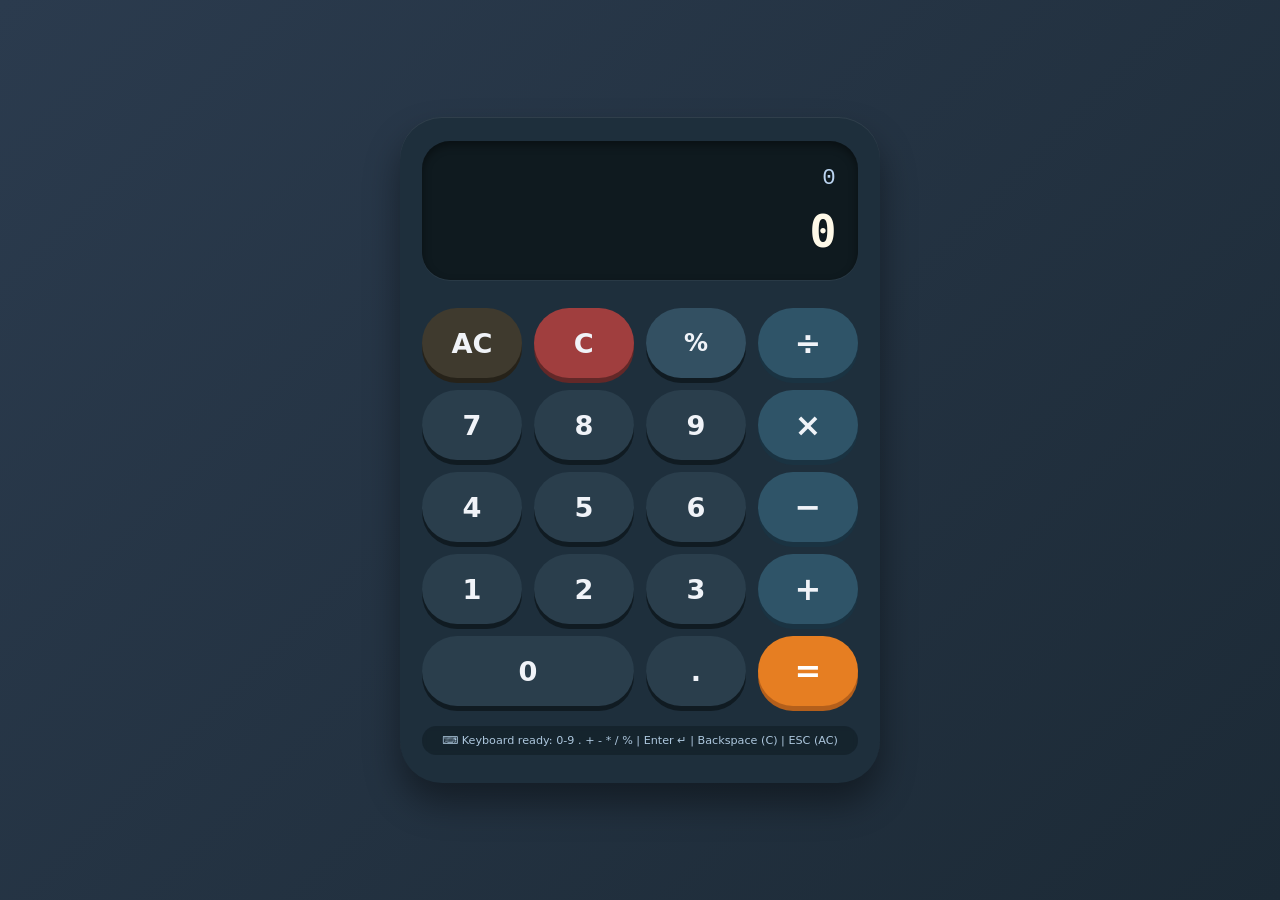
<file: Task 02/index.html>
<!DOCTYPE html>
<html lang="en">
<head>
    <meta charset="UTF-8">
    <meta name="viewport" content="width=device-width, initial-scale=1.0, user-scalable=yes">
    <title>Modern Calculator | Clean Design</title>
    <link rel="stylesheet" href="style.css">
</head>
<body>
    <div class="calc-container">
        <div class="display-area">
            <input type="text" id="expression" readonly value="0" placeholder="0">
            <input type="text" id="result" readonly value="0">
        </div>

        <div class="keypad">
            <button class="key ac-key" data-action="ac">AC</button>
            <button class="key clear-key" data-action="c">C</button>
            <button class="key func-key" data-op="percent">%</button>
            <button class="key op-key" data-op="/">÷</button>

            <button class="key" data-num="7">7</button>
            <button class="key" data-num="8">8</button>
            <button class="key" data-num="9">9</button>
            <button class="key op-key" data-op="*">×</button>

            <button class="key" data-num="4">4</button>
            <button class="key" data-num="5">5</button>
            <button class="key" data-num="6">6</button>
            <button class="key op-key" data-op="-">−</button>

            <button class="key" data-num="1">1</button>
            <button class="key" data-num="2">2</button>
            <button class="key" data-num="3">3</button>
            <button class="key op-key" data-op="+">+</button>

            <button class="key span-two" data-num="0">0</button>
            <button class="key" data-num=".">.</button>
            <button class="key equal-key" data-action="equals">=</button>
        </div>

        <div class="kb-tip">
            ⌨️ Keyboard ready: 0-9 . + - * / % | Enter ↵ | Backspace (C) | ESC (AC)
        </div>
    </div>

    <script src="script.js"></script>
</body>
</html>
</file>
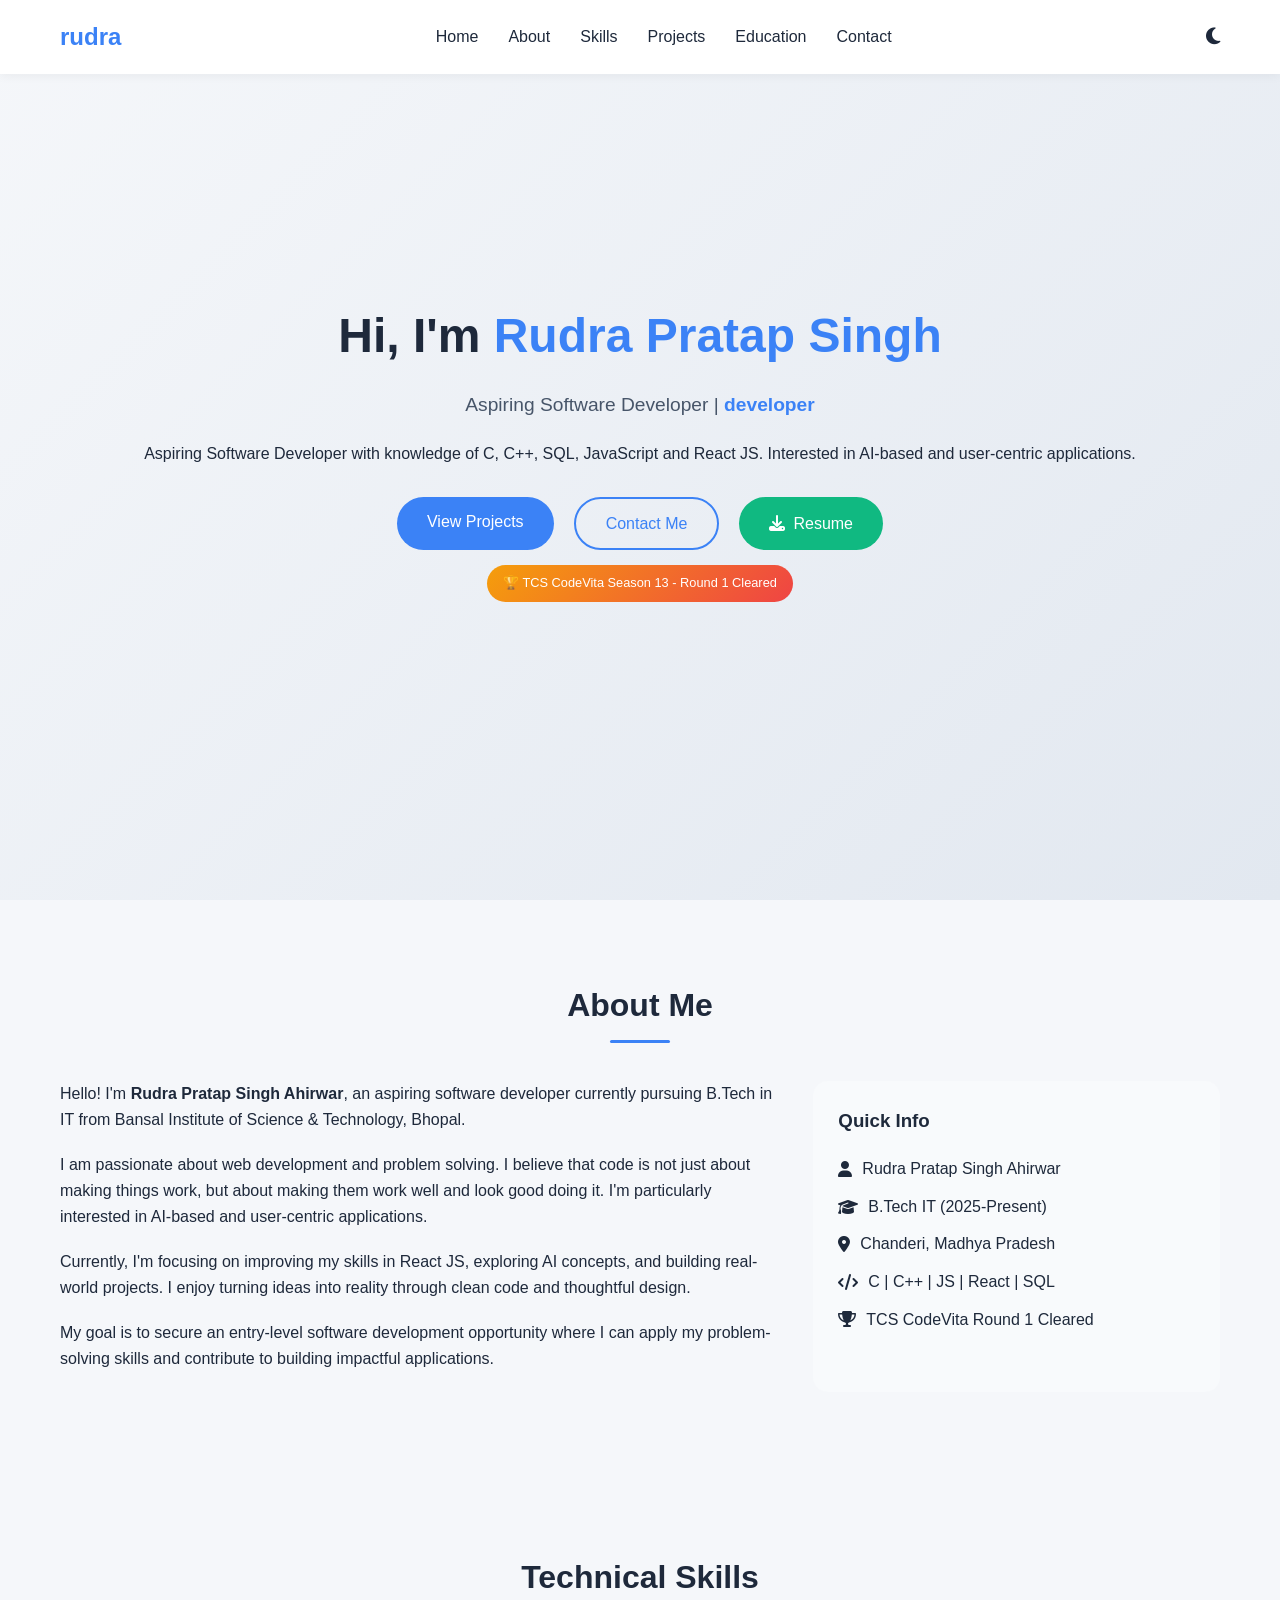
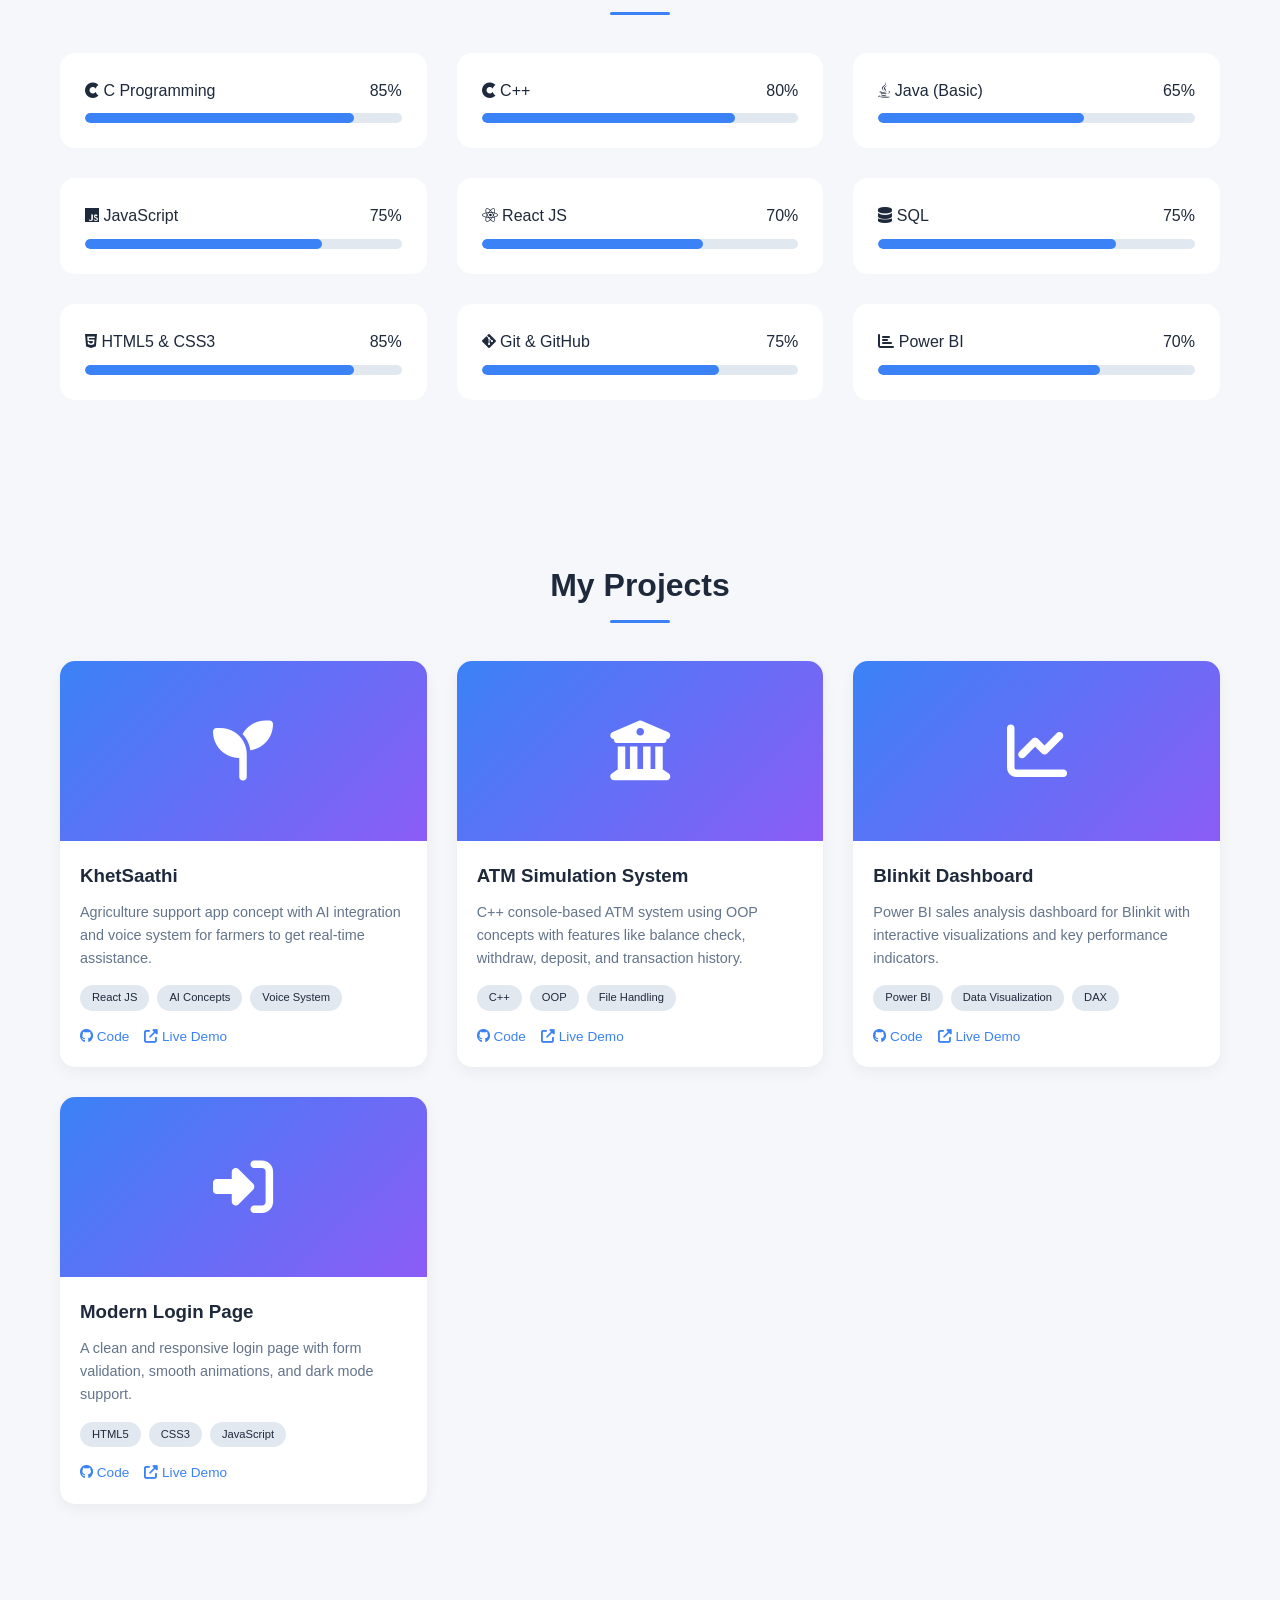
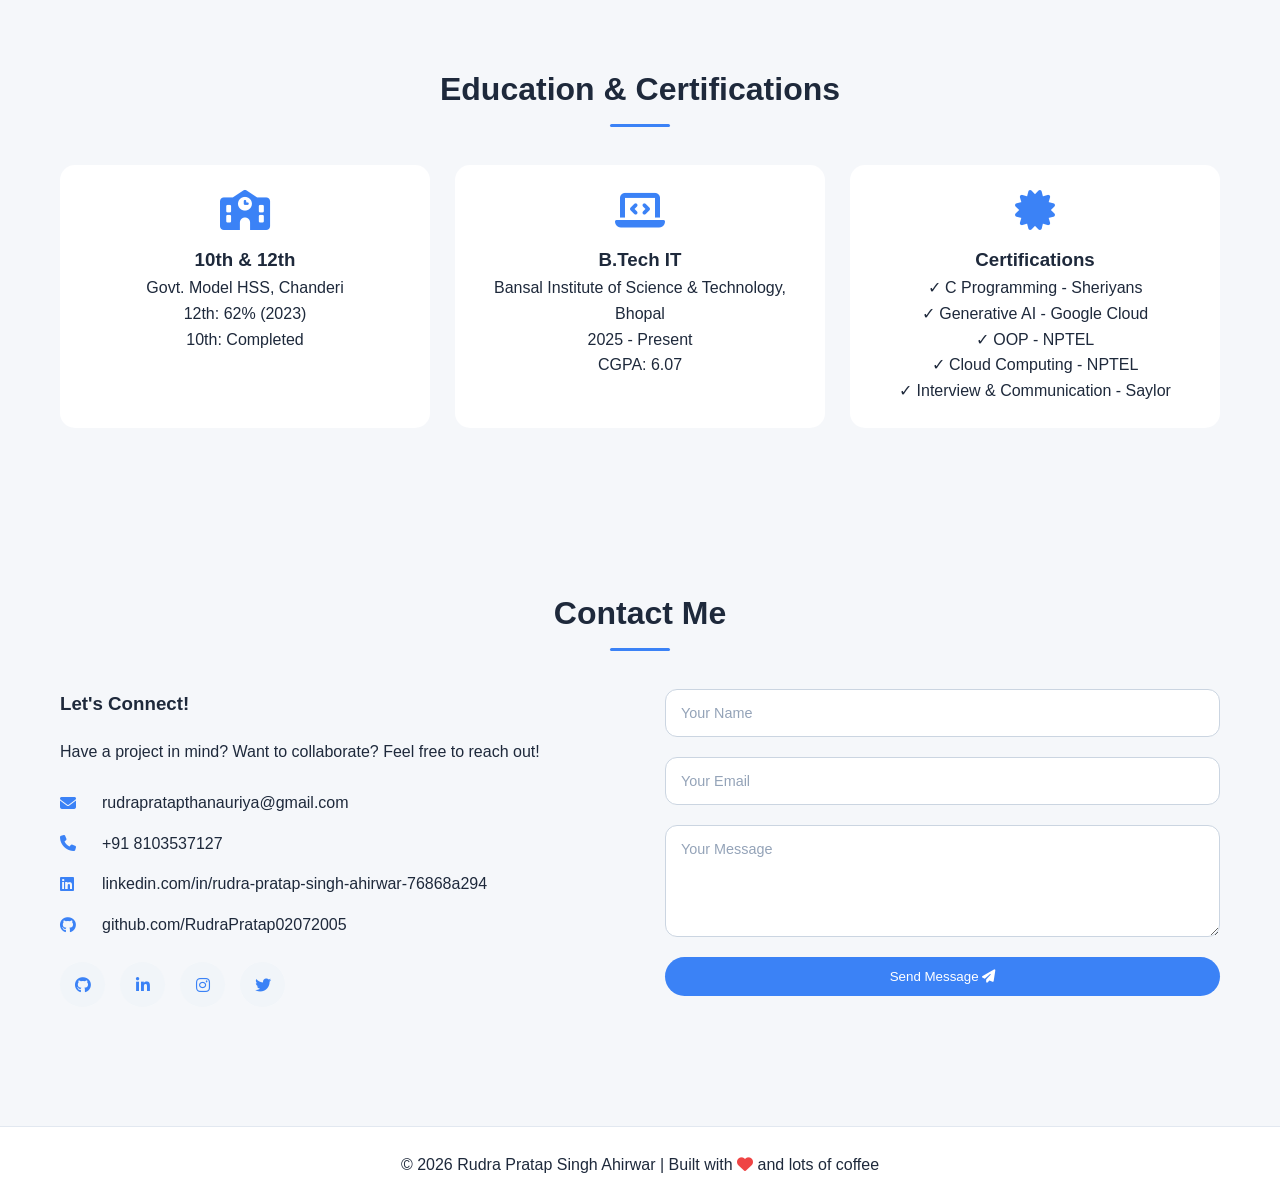
<file: Task 03/index.html>
<!DOCTYPE html>
<html lang="en">
<head>
    <meta charset="UTF-8">
    <meta name="viewport" content="width=device-width, initial-scale=1.0">
    <title>rudra | builds things</title>
    <link rel="stylesheet" href="style.css">
    <link rel="stylesheet" href="https://cdnjs.cloudflare.com/ajax/libs/font-awesome/6.5.1/css/all.min.css">
</head>
<body>
    <nav class="navbar">
        <div class="nav-container">
            <div class="logo">rudra</div>
            <ul class="nav-links">
                <li><a href="#home">Home</a></li>
                <li><a href="#about">About</a></li>
                <li><a href="#skills">Skills</a></li>
                <li><a href="#projects">Projects</a></li>
                <li><a href="#education">Education</a></li>
                <li><a href="#contact">Contact</a></li>
            </ul>
            <button class="dark-toggle" id="darkModeToggle">
                <i class="fas fa-moon"></i>
            </button>
            <div class="menu-toggle">
                <i class="fas fa-bars"></i>
            </div>
        </div>
    </nav>

    <section id="home" class="hero">
        <div class="hero-content">
            <h1>Hi, I'm <span>Rudra Pratap Singh</span></h1>
            <p class="tagline">Aspiring Software Developer | <span class="typed-text"></span></p>
            <p>Aspiring Software Developer with knowledge of C, C++, SQL, JavaScript and React JS. Interested in AI-based and user-centric applications.</p>
            <div class="hero-buttons">
                <a href="#projects" class="btn btn-primary">View Projects</a>
                <a href="#contact" class="btn btn-secondary">Contact Me</a>
                <a href="https://drive.google.com/file/d/10jM2u5rMP2F1ykMhx0y1Lu6_u1gaH9Vu/view?usp=sharing" target="_blank" class="btn btn-resume">
                    <i class="fas fa-download"></i> Resume
                </a>
            </div>
            <div class="achievement-badge">
                🏆 TCS CodeVita Season 13 - Round 1 Cleared
            </div>
        </div>
    </section>

    <section id="about">
        <div class="container">
            <h2 class="section-title">About Me</h2>
            <div class="about-content">
                <div class="about-text">
                    <p>Hello! I'm <strong>Rudra Pratap Singh Ahirwar</strong>, an aspiring software developer currently pursuing B.Tech in IT from Bansal Institute of Science & Technology, Bhopal.</p>
                    <p>I am passionate about web development and problem solving. I believe that code is not just about making things work, but about making them work well and look good doing it. I'm particularly interested in AI-based and user-centric applications.</p>
                    <p>Currently, I'm focusing on improving my skills in React JS, exploring AI concepts, and building real-world projects. I enjoy turning ideas into reality through clean code and thoughtful design.</p>
                    <p>My goal is to secure an entry-level software development opportunity where I can apply my problem-solving skills and contribute to building impactful applications.</p>
                </div>
                <div class="about-details">
                    <h3>Quick Info</h3>
                    <div><i class="fas fa-user"></i> Rudra Pratap Singh Ahirwar</div>
                    <div><i class="fas fa-graduation-cap"></i> B.Tech IT (2025-Present)</div>
                    <div><i class="fas fa-map-marker-alt"></i> Chanderi, Madhya Pradesh</div>
                    <div><i class="fas fa-code"></i> C | C++ | JS | React | SQL</div>
                    <div><i class="fas fa-trophy"></i> TCS CodeVita Round 1 Cleared</div>
                </div>
            </div>
        </div>
    </section>

    <section id="skills">
        <div class="container">
            <h2 class="section-title">Technical Skills</h2>
            <div class="skills-grid">
                <div class="skill-item">
                    <div class="skill-header">
                        <span><i class="fab fa-cuttlefish"></i> C Programming</span>
                        <span>85%</span>
                    </div>
                    <div class="skill-bar">
                        <div class="skill-percent" style="width: 85%"></div>
                    </div>
                </div>
                <div class="skill-item">
                    <div class="skill-header">
                        <span><i class="fab fa-cuttlefish"></i> C++</span>
                        <span>80%</span>
                    </div>
                    <div class="skill-bar">
                        <div class="skill-percent" style="width: 80%"></div>
                    </div>
                </div>
                <div class="skill-item">
                    <div class="skill-header">
                        <span><i class="fab fa-java"></i> Java (Basic)</span>
                        <span>65%</span>
                    </div>
                    <div class="skill-bar">
                        <div class="skill-percent" style="width: 65%"></div>
                    </div>
                </div>
                <div class="skill-item">
                    <div class="skill-header">
                        <span><i class="fab fa-js"></i> JavaScript</span>
                        <span>75%</span>
                    </div>
                    <div class="skill-bar">
                        <div class="skill-percent" style="width: 75%"></div>
                    </div>
                </div>
                <div class="skill-item">
                    <div class="skill-header">
                        <span><i class="fab fa-react"></i> React JS</span>
                        <span>70%</span>
                    </div>
                    <div class="skill-bar">
                        <div class="skill-percent" style="width: 70%"></div>
                    </div>
                </div>
                <div class="skill-item">
                    <div class="skill-header">
                        <span><i class="fas fa-database"></i> SQL</span>
                        <span>75%</span>
                    </div>
                    <div class="skill-bar">
                        <div class="skill-percent" style="width: 75%"></div>
                    </div>
                </div>
                <div class="skill-item">
                    <div class="skill-header">
                        <span><i class="fab fa-html5"></i> HTML5 & CSS3</span>
                        <span>85%</span>
                    </div>
                    <div class="skill-bar">
                        <div class="skill-percent" style="width: 85%"></div>
                    </div>
                </div>
                <div class="skill-item">
                    <div class="skill-header">
                        <span><i class="fab fa-git-alt"></i> Git & GitHub</span>
                        <span>75%</span>
                    </div>
                    <div class="skill-bar">
                        <div class="skill-percent" style="width: 75%"></div>
                    </div>
                </div>
                <div class="skill-item">
                    <div class="skill-header">
                        <span><i class="fas fa-chart-bar"></i> Power BI</span>
                        <span>70%</span>
                    </div>
                    <div class="skill-bar">
                        <div class="skill-percent" style="width: 70%"></div>
                    </div>
                </div>
            </div>
        </div>
    </section>

    <section id="projects">
        <div class="container">
            <h2 class="section-title">My Projects</h2>
            <div class="projects-grid">
                <div class="project-card">
                    <div class="project-img">
                        <i class="fas fa-seedling"></i>
                    </div>
                    <div class="project-info">
                        <h3>KhetSaathi</h3>
                        <p>Agriculture support app concept with AI integration and voice system for farmers to get real-time assistance.</p>
                        <div class="project-tech">
                            <span>React JS</span>
                            <span>AI Concepts</span>
                            <span>Voice System</span>
                        </div>
                        <div class="project-links">
                            <a href="#"><i class="fab fa-github"></i> Code</a>
                            <a href="#"><i class="fas fa-external-link-alt"></i> Live Demo</a>
                        </div>
                    </div>
                </div>
                <div class="project-card">
                    <div class="project-img">
                        <i class="fas fa-university"></i>
                    </div>
                    <div class="project-info">
                        <h3>ATM Simulation System</h3>
                        <p>C++ console-based ATM system using OOP concepts with features like balance check, withdraw, deposit, and transaction history.</p>
                        <div class="project-tech">
                            <span>C++</span>
                            <span>OOP</span>
                            <span>File Handling</span>
                        </div>
                        <div class="project-links">
                            <a href="#"><i class="fab fa-github"></i> Code</a>
                            <a href="#"><i class="fas fa-external-link-alt"></i> Live Demo</a>
                        </div>
                    </div>
                </div>
                <div class="project-card">
                    <div class="project-img">
                        <i class="fas fa-chart-line"></i>
                    </div>
                    <div class="project-info">
                        <h3>Blinkit Dashboard</h3>
                        <p>Power BI sales analysis dashboard for Blinkit with interactive visualizations and key performance indicators.</p>
                        <div class="project-tech">
                            <span>Power BI</span>
                            <span>Data Visualization</span>
                            <span>DAX</span>
                        </div>
                        <div class="project-links">
                            <a href="#"><i class="fab fa-github"></i> Code</a>
                            <a href="#"><i class="fas fa-external-link-alt"></i> Live Demo</a>
                        </div>
                    </div>
                </div>
                <div class="project-card">
                    <div class="project-img">
                        <i class="fas fa-sign-in-alt"></i>
                    </div>
                    <div class="project-info">
                        <h3>Modern Login Page</h3>
                        <p>A clean and responsive login page with form validation, smooth animations, and dark mode support.</p>
                        <div class="project-tech">
                            <span>HTML5</span>
                            <span>CSS3</span>
                            <span>JavaScript</span>
                        </div>
                        <div class="project-links">
                            <a href="#"><i class="fab fa-github"></i> Code</a>
                            <a href="#"><i class="fas fa-external-link-alt"></i> Live Demo</a>
                        </div>
                    </div>
                </div>
            </div>
        </div>
    </section>

    <section id="education">
        <div class="container">
            <h2 class="section-title">Education & Certifications</h2>
            <div class="education-grid">
                <div class="edu-card">
                    <i class="fas fa-school"></i>
                    <h3>10th & 12th</h3>
                    <p>Govt. Model HSS, Chanderi</p>
                    <p>12th: 62% (2023)</p>
                    <p>10th: Completed</p>
                </div>
                <div class="edu-card">
                    <i class="fas fa-laptop-code"></i>
                    <h3>B.Tech IT</h3>
                    <p>Bansal Institute of Science & Technology, Bhopal</p>
                    <p>2025 - Present</p>
                    <p>CGPA: 6.07</p>
                </div>
                <div class="edu-card">
                    <i class="fas fa-certificate"></i>
                    <h3>Certifications</h3>
                    <p>✓ C Programming - Sheriyans</p>
                    <p>✓ Generative AI - Google Cloud</p>
                    <p>✓ OOP - NPTEL</p>
                    <p>✓ Cloud Computing - NPTEL</p>
                    <p>✓ Interview & Communication - Saylor</p>
                </div>
            </div>
        </div>
    </section>

    <section id="contact">
        <div class="container">
            <h2 class="section-title">Contact Me</h2>
            <div class="contact-content">
                <div class="contact-info">
                    <h3>Let's Connect!</h3>
                    <p>Have a project in mind? Want to collaborate? Feel free to reach out!</p>
                    <div class="contact-details">
                        <div><i class="fas fa-envelope"></i> rudrapratapthanauriya@gmail.com</div>
                        <div><i class="fas fa-phone"></i> +91 8103537127</div>
                        <div><i class="fab fa-linkedin"></i> linkedin.com/in/rudra-pratap-singh-ahirwar-76868a294</div>
                        <div><i class="fab fa-github"></i> github.com/RudraPratap02072005</div>
                    </div>
                    <div class="social-links">
                        <a href="https://github.com/RudraPratap02072005" target="_blank"><i class="fab fa-github"></i></a>
                        <a href="https://linkedin.com/in/rudra-pratap-singh-ahirwar-76868a294" target="_blank"><i class="fab fa-linkedin-in"></i></a>
                        <a href="#"><i class="fab fa-instagram"></i></a>
                        <a href="#"><i class="fab fa-twitter"></i></a>
                    </div>
                </div>
                <form class="contact-form" id="contactForm">
                    <input type="text" name="name" id="name" placeholder="Your Name" required>
                    <input type="email" name="email" id="email" placeholder="Your Email" required>
                    <textarea name="message" id="message" rows="5" placeholder="Your Message" required></textarea>
                    <button type="submit" class="btn btn-primary">Send Message <i class="fas fa-paper-plane"></i></button>
                    <div id="formStatus" class="form-status"></div>
                </form>
            </div>
        </div>
    </section>

    <footer class="footer">
        <div class="container">
            <p>© 2024 Rudra Pratap Singh Ahirwar | Built with <i class="fas fa-heart" style="color: #ef4444;"></i> and lots of coffee</p>
        </div>
    </footer>

    <div class="scroll-top" id="scrollTop">
        <a href="#home"><i class="fas fa-chevron-up"></i></a>
    </div>

    <script src="script.js"></script>
</body>
</html>
</file>
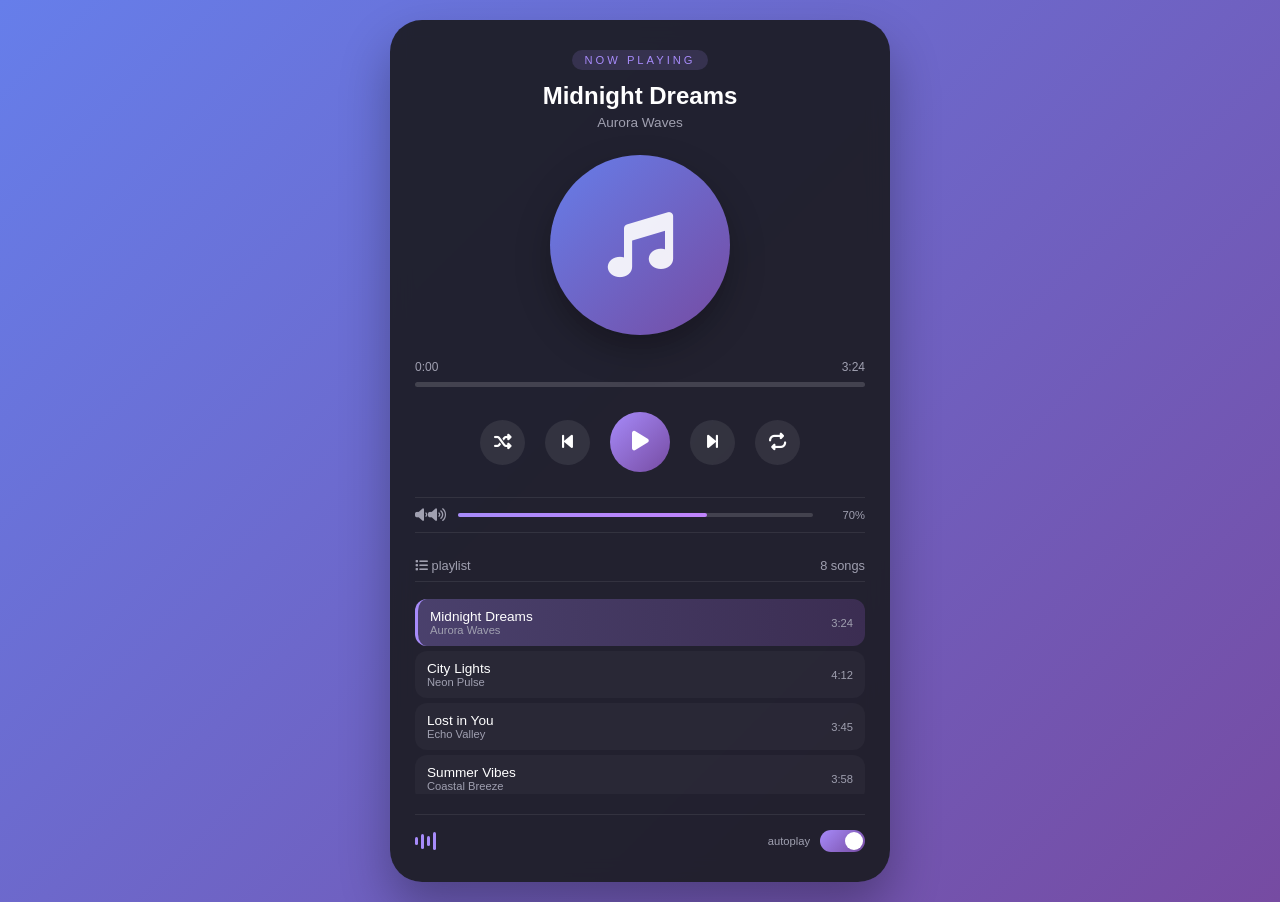
<file: Task 04/index.html>
<!DOCTYPE html>
<html lang="en">
<head>
    <meta charset="UTF-8">
    <meta name="viewport" content="width=device-width, initial-scale=1.0">
    <title>vibe player | music that hits different</title>
    <link rel="stylesheet" href="style.css">
    <link rel="stylesheet" href="https://cdnjs.cloudflare.com/ajax/libs/font-awesome/6.5.1/css/all.min.css">
</head>
<body>
    <div class="player-container">
        <div class="player-card">
            <div class="now-playing">
                <span class="playing-label">now playing</span>
                <div class="song-info">
                    <h2 id="songTitle">Midnight Dreams</h2>
                    <p id="artistName">Aurora Waves</p>
                </div>
            </div>

            <div class="album-art">
                <div class="album-circle" id="albumCircle">
                    <i class="fas fa-music"></i>
                </div>
            </div>

            <div class="progress-section">
                <div class="time-info">
                    <span id="currentTime">0:00</span>
                    <span id="duration">0:00</span>
                </div>
                <div class="progress-bar-container">
                    <div class="progress-bar" id="progressBar">
                        <div class="progress-fill" id="progressFill"></div>
                    </div>
                </div>
            </div>

            <div class="controls">
                <button class="ctrl-btn" id="shuffleBtn">
                    <i class="fas fa-random"></i>
                </button>
                <button class="ctrl-btn" id="prevBtn">
                    <i class="fas fa-backward-step"></i>
                </button>
                <button class="ctrl-btn play-pause" id="playPauseBtn">
                    <i class="fas fa-play"></i>
                </button>
                <button class="ctrl-btn" id="nextBtn">
                    <i class="fas fa-forward-step"></i>
                </button>
                <button class="ctrl-btn" id="repeatBtn">
                    <i class="fas fa-repeat"></i>
                </button>
            </div>

            <div class="volume-section">
                <i class="fas fa-volume-down" id="volumeIcon"></i>
                <div class="volume-slider">
                    <div class="volume-bar" id="volumeBar">
                        <div class="volume-fill" id="volumeFill"></div>
                    </div>
                </div>
                <span id="volumePercent">70%</span>
            </div>

            <div class="playlist-section">
                <div class="playlist-header">
                    <span><i class="fas fa-list"></i> playlist</span>
                    <span id="playlistCount"></span>
                </div>
                <ul class="playlist" id="playlist">
                </ul>
            </div>

            <div class="player-footer">
                <div class="equalizer" id="equalizer">
                    <span></span><span></span><span></span><span></span>
                </div>
                <div class="autoplay-toggle">
                    <span>autoplay</span>
                    <label class="switch">
                        <input type="checkbox" id="autoplayToggle" checked>
                        <span class="slider round"></span>
                    </label>
                </div>
            </div>
        </div>
    </div>

    <audio id="audioPlayer" src=""></audio>

    <script src="script.js"></script>
</body>
</html>
</file>
<file: Task 02/style.css>
* {
    margin: 0;
    padding: 0;
    box-sizing: border-box;
}

body {
    background: linear-gradient(135deg, #2b3b4e 0%, #1c2a36 100%);
    min-height: 100vh;
    display: flex;
    justify-content: center;
    align-items: center;
    font-family: 'Inter', 'Segoe UI', system-ui, -apple-system, 'Roboto', sans-serif;
    padding: 20px;
}

.calc-container {
    background: #1e2f3c;
    border-radius: 42px;
    box-shadow: 0 20px 35px rgba(0, 0, 0, 0.4), inset 0 1px 0 rgba(255, 255, 255, 0.08);
    padding: 24px 22px 28px 22px;
    width: 100%;
    max-width: 480px;
    transition: all 0.2s;
}

.display-area {
    background: #0f1a1f;
    border-radius: 28px;
    padding: 18px 22px;
    margin-bottom: 28px;
    box-shadow: inset 0 4px 8px rgba(0, 0, 0, 0.4), 0 1px 0 rgba(255, 255, 255, 0.05);
}

#expression {
    width: 100%;
    background: transparent;
    border: none;
    font-size: 1.4rem;
    font-weight: 500;
    font-family: 'Courier New', 'Fira Code', monospace;
    color: #bbd4f0;
    text-align: right;
    padding: 6px 0;
    outline: none;
    letter-spacing: 0.3px;
    word-break: break-all;
    white-space: normal;
}

#result {
    width: 100%;
    background: transparent;
    border: none;
    font-size: 2.8rem;
    font-weight: 700;
    font-family: 'Inter', 'Segoe UI', monospace;
    color: #fef9e8;
    text-align: right;
    padding: 8px 0 4px 0;
    outline: none;
    letter-spacing: -0.5px;
    text-shadow: 0 1px 1px rgba(0, 0, 0, 0.2);
    overflow-x: auto;
    white-space: nowrap;
}

.keypad {
    display: grid;
    grid-template-columns: repeat(4, 1fr);
    gap: 12px;
}

.key {
    background: #2a3e4c;
    border: none;
    font-size: 1.7rem;
    font-weight: 600;
    padding: 16px 0;
    border-radius: 60px;
    color: #f0f3f8;
    cursor: pointer;
    transition: all 0.08s linear;
    box-shadow: 0 5px 0 #101b22;
    font-family: inherit;
    display: flex;
    align-items: center;
    justify-content: center;
}

.key:active {
    transform: translateY(2px);
    box-shadow: 0 2px 0 #101b22;
}

.op-key {
    background: #2f5468;
    font-size: 2rem;
    box-shadow: 0 5px 0 #1a3342;
}

.equal-key {
    background: #e67e22;
    color: white;
    box-shadow: 0 5px 0 #b45f1b;
    font-size: 2rem;
}

.clear-key {
    background: #a03e3e;
    box-shadow: 0 5px 0 #632828;
    letter-spacing: 0.5px;
}

.ac-key {
    background: #3f3a2e;
    box-shadow: 0 5px 0 #262219;
}

.span-two {
    grid-column: span 2;
}

.func-key {
    background: #335062;
    font-size: 1.5rem;
}

@media (hover: hover) {
    .key:hover {
        filter: brightness(1.07);
        transform: translateY(-1px);
        box-shadow: 0 6px 0 #101b22;
    }
    .key:active {
        transform: translateY(3px);
        box-shadow: 0 1px 0 #101b22;
    }
}

.error-flash {
    animation: gentleShake 0.25s ease-in-out;
}

@keyframes gentleShake {
    0% { transform: translateX(0px); }
    30% { transform: translateX(-4px); }
    70% { transform: translateX(4px); }
    100% { transform: translateX(0); }
}

.kb-tip {
    text-align: center;
    margin-top: 20px;
    font-size: 0.7rem;
    background: #14222bc9;
    padding: 8px 12px;
    border-radius: 50px;
    color: #adc7dd;
    backdrop-filter: blur(2px);
    font-weight: 500;
}

@media (max-width: 480px) {
    .calc-container {
        padding: 18px 16px 22px;
    }
    .key {
        font-size: 1.4rem;
        padding: 12px 0;
    }
    .op-key {
        font-size: 1.7rem;
    }
    #result {
        font-size: 2.2rem;
    }
    #expression {
        font-size: 1.1rem;
    }
    .keypad {
        gap: 10px;
    }
}
</file>
<file: Task 03/style.css>
* {
    margin: 0;
    padding: 0;
    box-sizing: border-box;
}

body {
    font-family: 'Segoe UI', Tahoma, Geneva, Verdana, sans-serif;
    background: #f5f7fa;
    color: #1e293b;
    line-height: 1.6;
    transition: background 0.3s, color 0.3s;
}

body.dark-mode {
    background: #0f172a;
    color: #e2e8f0;
}

body.dark-mode .navbar {
    background: #1e293b;
}

body.dark-mode .skill-progress {
    background: #334155;
}

body.dark-mode .skill-percent {
    background: #3b82f6;
}

body.dark-mode .project-card {
    background: #1e293b;
}

body.dark-mode .contact-form input,
body.dark-mode .contact-form textarea {
    background: #ffffff;
    border-color: #cbd5e1;
    color: #1e293b;
}

body.dark-mode .footer {
    background: #0f172a;
}

body.dark-mode .about-details {
    background: #334155;
}

body.dark-mode .skill-item {
    background: #1e293b;
}

body.dark-mode .edu-card {
    background: #1e293b;
}

body.dark-mode .social-links a {
    background: #334155;
}

html {
    scroll-behavior: smooth;
}

.container {
    max-width: 1200px;
    margin: 0 auto;
    padding: 0 20px;
}

section {
    padding: 80px 0;
}

.section-title {
    text-align: center;
    font-size: 2rem;
    margin-bottom: 50px;
    position: relative;
}

.section-title::after {
    content: '';
    width: 60px;
    height: 3px;
    background: #3b82f6;
    position: absolute;
    bottom: -12px;
    left: 50%;
    transform: translateX(-50%);
    border-radius: 2px;
}

.navbar {
    position: fixed;
    top: 0;
    width: 100%;
    background: white;
    box-shadow: 0 2px 10px rgba(0,0,0,0.05);
    z-index: 1000;
    transition: all 0.3s;
}

body.dark-mode .navbar {
    background: #1e293b;
    box-shadow: 0 2px 10px rgba(0,0,0,0.3);
}

.nav-container {
    max-width: 1200px;
    margin: 0 auto;
    padding: 18px 20px;
    display: flex;
    justify-content: space-between;
    align-items: center;
}

.logo {
    font-size: 1.5rem;
    font-weight: 700;
    color: #3b82f6;
}

.nav-links {
    display: flex;
    gap: 30px;
    list-style: none;
}

.nav-links a {
    text-decoration: none;
    color: #1e293b;
    font-weight: 500;
    transition: 0.3s;
}

body.dark-mode .nav-links a {
    color: #e2e8f0;
}

.nav-links a:hover {
    color: #3b82f6;
}

.dark-toggle {
    background: none;
    border: none;
    font-size: 1.2rem;
    cursor: pointer;
    color: #1e293b;
}

body.dark-mode .dark-toggle {
    color: #e2e8f0;
}

.menu-toggle {
    display: none;
    font-size: 1.5rem;
    cursor: pointer;
}

.hero {
    min-height: 100vh;
    display: flex;
    align-items: center;
    justify-content: center;
    background: linear-gradient(135deg, #f5f7fa 0%, #e2e8f0 100%);
    text-align: center;
    padding-top: 80px;
}

body.dark-mode .hero {
    background: linear-gradient(135deg, #0f172a 0%, #1e293b 100%);
}

.hero-content h1 {
    font-size: 3rem;
    margin-bottom: 15px;
}

.hero-content h1 span {
    color: #3b82f6;
}

.hero-content .tagline {
    font-size: 1.2rem;
    color: #475569;
    margin-bottom: 20px;
}

body.dark-mode .hero-content .tagline {
    color: #94a3b8;
}

.typed-text {
    color: #3b82f6;
    font-weight: 600;
}

.hero-buttons {
    display: flex;
    gap: 20px;
    justify-content: center;
    margin-top: 30px;
    flex-wrap: wrap;
}

.btn {
    padding: 12px 30px;
    border-radius: 40px;
    text-decoration: none;
    font-weight: 500;
    transition: 0.3s;
    display: inline-block;
    cursor: pointer;
    border: none;
}

.btn-primary {
    background: #3b82f6;
    color: white;
}

.btn-primary:hover {
    background: #2563eb;
    transform: translateY(-2px);
    box-shadow: 0 5px 15px rgba(59,130,246,0.4);
}

.btn-secondary {
    background: transparent;
    color: #3b82f6;
    border: 2px solid #3b82f6;
}

.btn-secondary:hover {
    background: #3b82f6;
    color: white;
    transform: translateY(-2px);
}

.btn-resume {
    background: #10b981;
    color: white;
    display: inline-flex;
    align-items: center;
    gap: 8px;
}

.btn-resume:hover {
    background: #059669;
    transform: translateY(-2px);
}

.about-content {
    display: flex;
    gap: 40px;
    flex-wrap: wrap;
}

.about-text {
    flex: 2;
}

.about-text p {
    margin-bottom: 20px;
}

.about-details {
    flex: 1;
    background: #f8fafc;
    padding: 25px;
    border-radius: 15px;
}

.about-details h3 {
    margin-bottom: 20px;
}

.about-details div {
    margin: 12px 0;
    display: flex;
    align-items: center;
    gap: 10px;
    word-break: break-all;
}

.skills-grid {
    display: grid;
    grid-template-columns: repeat(auto-fit, minmax(300px, 1fr));
    gap: 30px;
}

.skill-item {
    background: white;
    padding: 25px;
    border-radius: 15px;
    transition: 0.3s;
}

.skill-item:hover {
    transform: translateY(-5px);
}

.skill-header {
    display: flex;
    justify-content: space-between;
    margin-bottom: 10px;
}

.skill-bar {
    width: 100%;
    height: 10px;
    background: #e2e8f0;
    border-radius: 10px;
    overflow: hidden;
}

.skill-percent {
    height: 100%;
    background: #3b82f6;
    border-radius: 10px;
    transition: width 1s ease;
}

.projects-grid {
    display: grid;
    grid-template-columns: repeat(auto-fit, minmax(320px, 1fr));
    gap: 30px;
}

.project-card {
    background: white;
    border-radius: 15px;
    overflow: hidden;
    box-shadow: 0 5px 15px rgba(0,0,0,0.05);
    transition: 0.3s;
}

.project-card:hover {
    transform: translateY(-5px);
    box-shadow: 0 15px 30px rgba(0,0,0,0.1);
}

.project-img {
    height: 180px;
    background: linear-gradient(135deg, #3b82f6, #8b5cf6);
    display: flex;
    align-items: center;
    justify-content: center;
}

.project-img i {
    font-size: 60px;
    color: white;
}

.project-info {
    padding: 20px;
}

.project-info h3 {
    margin-bottom: 10px;
}

.project-info p {
    color: #64748b;
    font-size: 0.9rem;
    margin-bottom: 15px;
}

body.dark-mode .project-info p {
    color: #94a3b8;
}

.project-tech {
    display: flex;
    flex-wrap: wrap;
    gap: 8px;
    margin-bottom: 15px;
}

.project-tech span {
    background: #e2e8f0;
    padding: 4px 12px;
    border-radius: 20px;
    font-size: 0.7rem;
}

body.dark-mode .project-tech span {
    background: #334155;
    color: #e2e8f0;
}

.project-links {
    display: flex;
    gap: 15px;
}

.project-links a {
    text-decoration: none;
    color: #3b82f6;
    font-size: 0.85rem;
}

.education-grid {
    display: grid;
    grid-template-columns: repeat(auto-fit, minmax(280px, 1fr));
    gap: 25px;
}

.edu-card {
    background: white;
    padding: 25px;
    border-radius: 15px;
    text-align: center;
    transition: 0.3s;
}

.edu-card:hover {
    transform: translateY(-5px);
}

.edu-card i {
    font-size: 40px;
    color: #3b82f6;
    margin-bottom: 15px;
}

.contact-content {
    display: flex;
    gap: 50px;
    flex-wrap: wrap;
}

.contact-info {
    flex: 1;
}

.contact-info h3 {
    margin-bottom: 20px;
}

.contact-details {
    margin: 25px 0;
}

.contact-details div {
    margin: 15px 0;
    display: flex;
    align-items: center;
    gap: 12px;
    word-break: break-all;
}

.contact-details i {
    width: 30px;
    color: #3b82f6;
}

.social-links {
    display: flex;
    gap: 15px;
    margin-top: 25px;
    flex-wrap: wrap;
}

.social-links a {
    width: 45px;
    height: 45px;
    background: #f1f5f9;
    border-radius: 50%;
    display: flex;
    align-items: center;
    justify-content: center;
    color: #3b82f6;
    text-decoration: none;
    transition: 0.3s;
}

.social-links a:hover {
    background: #3b82f6;
    color: white;
    transform: translateY(-3px);
}

.contact-form {
    flex: 1;
    display: flex;
    flex-direction: column;
    gap: 20px;
}

.contact-form input,
.contact-form textarea {
    padding: 15px;
    border: 1px solid #cbd5e1;
    border-radius: 12px;
    font-family: inherit;
    font-size: 0.9rem;
    transition: 0.3s;
    background: #ffffff;
    color: #1e293b;
}

.contact-form input:focus,
.contact-form textarea:focus {
    outline: none;
    border-color: #3b82f6;
    box-shadow: 0 0 0 3px rgba(59,130,246,0.1);
}

.contact-form input::placeholder,
.contact-form textarea::placeholder {
    color: #94a3b8;
}

.form-status {
    margin-top: 10px;
    font-size: 0.85rem;
    padding: 10px;
    border-radius: 8px;
}

.form-status.success {
    background: #d1fae5;
    color: #065f46;
}

.form-status.error {
    background: #fee2e2;
    color: #991b1b;
}

.form-status.loading {
    background: #dbeafe;
    color: #1e40af;
}

.footer {
    background: white;
    text-align: center;
    padding: 25px 0;
    border-top: 1px solid #e2e8f0;
}

body.dark-mode .footer {
    background: #1e293b;
    border-top-color: #334155;
}

.achievement-badge {
    background: linear-gradient(135deg, #f59e0b, #ef4444);
    color: white;
    padding: 8px 16px;
    border-radius: 40px;
    display: inline-block;
    font-size: 0.8rem;
    margin-top: 15px;
}

@media (max-width: 768px) {
    .menu-toggle {
        display: block;
    }
    
    .nav-links {
        position: fixed;
        top: 70px;
        left: -100%;
        width: 100%;
        background: white;
        flex-direction: column;
        align-items: center;
        justify-content: center;
        gap: 30px;
        padding: 40px 0;
        transition: 0.3s;
    }
    
    body.dark-mode .nav-links {
        background: #1e293b;
    }
    
    .nav-links.active {
        left: 0;
    }
    
    .hero-content h1 {
        font-size: 2rem;
    }
    
    .section-title {
        font-size: 1.5rem;
    }
    
    .about-content {
        flex-direction: column;
    }
    
    .contact-content {
        flex-direction: column;
    }
}

.scroll-top {
    position: fixed;
    bottom: 30px;
    right: 30px;
    width: 45px;
    height: 45px;
    background: #3b82f6;
    border-radius: 50%;
    display: flex;
    align-items: center;
    justify-content: center;
    cursor: pointer;
    opacity: 0;
    visibility: hidden;
    transition: 0.3s;
    z-index: 999;
}

.scroll-top.show {
    opacity: 1;
    visibility: visible;
}

.scroll-top a {
    color: white;
    font-size: 1.2rem;
}
</file>
<file: Task 04/style.css>
* {
    margin: 0;
    padding: 0;
    box-sizing: border-box;
}

body {
    font-family: 'Segoe UI', 'Poppins', -apple-system, BlinkMacSystemFont, sans-serif;
    background: linear-gradient(135deg, #667eea 0%, #764ba2 100%);
    min-height: 100vh;
    display: flex;
    justify-content: center;
    align-items: center;
    padding: 20px;
}

.player-container {
    max-width: 500px;
    width: 100%;
    margin: 0 auto;
}

.player-card {
    background: rgba(30, 30, 40, 0.95);
    backdrop-filter: blur(10px);
    border-radius: 32px;
    padding: 30px 25px;
    box-shadow: 0 25px 50px rgba(0,0,0,0.3);
    transition: all 0.3s ease;
}

.now-playing {
    text-align: center;
    margin-bottom: 25px;
}

.playing-label {
    font-size: 0.7rem;
    text-transform: uppercase;
    letter-spacing: 3px;
    color: #a78bfa;
    background: rgba(167, 139, 250, 0.15);
    padding: 4px 12px;
    border-radius: 30px;
    display: inline-block;
    margin-bottom: 12px;
}

.song-info h2 {
    font-size: 1.5rem;
    color: white;
    margin-bottom: 5px;
    font-weight: 600;
}

.song-info p {
    font-size: 0.85rem;
    color: #a0a0b0;
}

.album-art {
    display: flex;
    justify-content: center;
    margin: 25px 0;
}

.album-circle {
    width: 180px;
    height: 180px;
    background: linear-gradient(135deg, #667eea, #764ba2);
    border-radius: 50%;
    display: flex;
    align-items: center;
    justify-content: center;
    box-shadow: 0 15px 35px rgba(0,0,0,0.3);
    transition: all 0.3s ease;
}

.album-circle i {
    font-size: 65px;
    color: white;
    opacity: 0.9;
}

.album-circle.playing {
    animation: spin 4s linear infinite;
    box-shadow: 0 0 20px rgba(167, 139, 250, 0.5);
}

@keyframes spin {
    from { transform: rotate(0deg); }
    to { transform: rotate(360deg); }
}

.progress-section {
    margin: 20px 0;
}

.time-info {
    display: flex;
    justify-content: space-between;
    font-size: 0.75rem;
    color: #a0a0b0;
    margin-bottom: 8px;
}

.progress-bar-container {
    width: 100%;
    height: 5px;
    background: rgba(255,255,255,0.15);
    border-radius: 10px;
    cursor: pointer;
}

.progress-bar {
    width: 100%;
    height: 100%;
    position: relative;
    border-radius: 10px;
}

.progress-fill {
    width: 0%;
    height: 100%;
    background: linear-gradient(90deg, #a78bfa, #c084fc);
    border-radius: 10px;
    position: relative;
    transition: width 0.1s linear;
}

.controls {
    display: flex;
    justify-content: center;
    align-items: center;
    gap: 20px;
    margin: 25px 0;
}

.ctrl-btn {
    background: rgba(255,255,255,0.08);
    border: none;
    width: 45px;
    height: 45px;
    border-radius: 50%;
    color: white;
    font-size: 1.1rem;
    cursor: pointer;
    transition: all 0.2s ease;
}

.ctrl-btn:hover {
    background: rgba(167, 139, 250, 0.4);
    transform: scale(1.05);
}

.play-pause {
    width: 60px;
    height: 60px;
    background: linear-gradient(135deg, #a78bfa, #764ba2);
    font-size: 1.4rem;
}

.play-pause:hover {
    transform: scale(1.08);
    background: linear-gradient(135deg, #b89bff, #8b5cf6);
}

.volume-section {
    display: flex;
    align-items: center;
    gap: 12px;
    margin: 20px 0 25px;
    padding: 10px 0;
    border-top: 1px solid rgba(255,255,255,0.08);
    border-bottom: 1px solid rgba(255,255,255,0.08);
}

.volume-section i {
    color: #a0a0b0;
    font-size: 0.9rem;
    cursor: pointer;
}

.volume-slider {
    flex: 1;
    height: 4px;
    background: rgba(255,255,255,0.15);
    border-radius: 10px;
    cursor: pointer;
}

.volume-bar {
    width: 100%;
    height: 100%;
    position: relative;
    border-radius: 10px;
}

.volume-fill {
    width: 70%;
    height: 100%;
    background: linear-gradient(90deg, #a78bfa, #c084fc);
    border-radius: 10px;
}

#volumePercent {
    font-size: 0.7rem;
    color: #a0a0b0;
    min-width: 40px;
    text-align: right;
}

.playlist-section {
    margin: 20px 0;
}

.playlist-header {
    display: flex;
    justify-content: space-between;
    color: #a0a0b0;
    font-size: 0.8rem;
    margin-bottom: 12px;
    padding-bottom: 8px;
    border-bottom: 1px solid rgba(255,255,255,0.08);
}

.playlist {
    list-style: none;
    max-height: 200px;
    overflow-y: auto;
}

.playlist li {
    display: flex;
    justify-content: space-between;
    align-items: center;
    padding: 10px 12px;
    margin: 5px 0;
    background: rgba(255,255,255,0.03);
    border-radius: 12px;
    cursor: pointer;
    transition: all 0.2s;
}

.playlist li:hover {
    background: rgba(167, 139, 250, 0.2);
    transform: translateX(5px);
}

.playlist li.active {
    background: linear-gradient(90deg, rgba(167, 139, 250, 0.3), rgba(118, 75, 162, 0.3));
    border-left: 3px solid #a78bfa;
}

.playlist-song {
    display: flex;
    flex-direction: column;
}

.playlist-title {
    font-size: 0.85rem;
    font-weight: 500;
    color: white;
}

.playlist-artist {
    font-size: 0.7rem;
    color: #a0a0b0;
}

.playlist-duration {
    font-size: 0.7rem;
    color: #a0a0b0;
}

.playlist::-webkit-scrollbar {
    width: 4px;
}

.playlist::-webkit-scrollbar-track {
    background: rgba(255,255,255,0.05);
    border-radius: 10px;
}

.playlist::-webkit-scrollbar-thumb {
    background: #a78bfa;
    border-radius: 10px;
}

.player-footer {
    display: flex;
    justify-content: space-between;
    align-items: center;
    margin-top: 20px;
    padding-top: 15px;
    border-top: 1px solid rgba(255,255,255,0.08);
}

.equalizer {
    display: flex;
    align-items: center;
    gap: 3px;
}

.equalizer span {
    width: 3px;
    height: 12px;
    background: #a78bfa;
    border-radius: 2px;
    animation: none;
}

.equalizer.active span {
    animation: equalize 0.8s ease infinite alternate;
}

.equalizer span:nth-child(1) { animation-delay: 0s; height: 8px; }
.equalizer span:nth-child(2) { animation-delay: 0.2s; height: 15px; }
.equalizer span:nth-child(3) { animation-delay: 0.4s; height: 10px; }
.equalizer span:nth-child(4) { animation-delay: 0.6s; height: 18px; }

@keyframes equalize {
    from { height: 8px; }
    to { height: 20px; }
}

.autoplay-toggle {
    display: flex;
    align-items: center;
    gap: 10px;
    font-size: 0.7rem;
    color: #a0a0b0;
}

.switch {
    position: relative;
    display: inline-block;
    width: 45px;
    height: 22px;
}

.switch input {
    opacity: 0;
    width: 0;
    height: 0;
}

.slider {
    position: absolute;
    cursor: pointer;
    top: 0;
    left: 0;
    right: 0;
    bottom: 0;
    background-color: rgba(255,255,255,0.15);
    transition: 0.3s;
}

.slider:before {
    position: absolute;
    content: "";
    height: 18px;
    width: 18px;
    left: 2px;
    bottom: 2px;
    background-color: white;
    transition: 0.3s;
}

input:checked + .slider {
    background: linear-gradient(135deg, #a78bfa, #764ba2);
}

input:checked + .slider:before {
    transform: translateX(23px);
}

.slider.round {
    border-radius: 34px;
}

.slider.round:before {
    border-radius: 50%;
}

@media (max-width: 480px) {
    .player-card {
        padding: 20px;
    }
    
    .album-circle {
        width: 140px;
        height: 140px;
    }
    
    .album-circle i {
        font-size: 50px;
    }
    
    .ctrl-btn {
        width: 38px;
        height: 38px;
    }
    
    .play-pause {
        width: 52px;
        height: 52px;
    }
}
</file>
